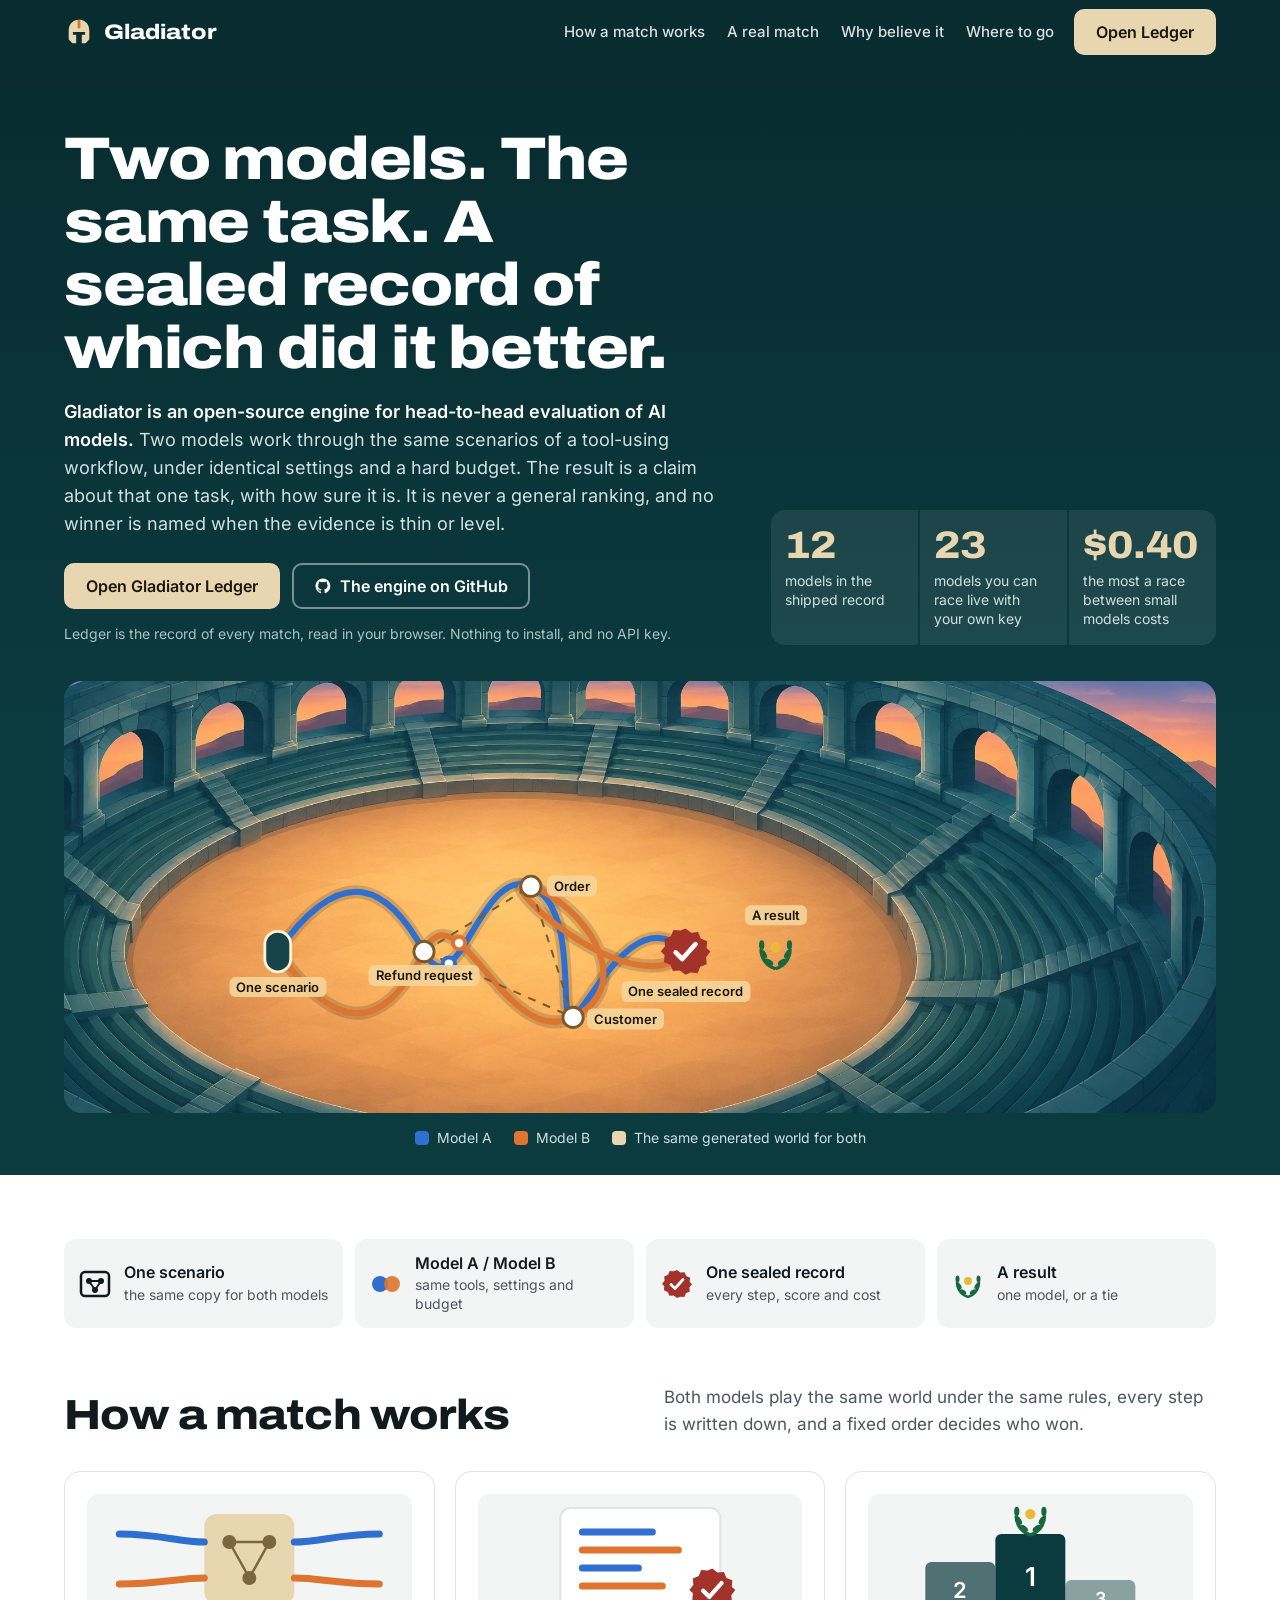
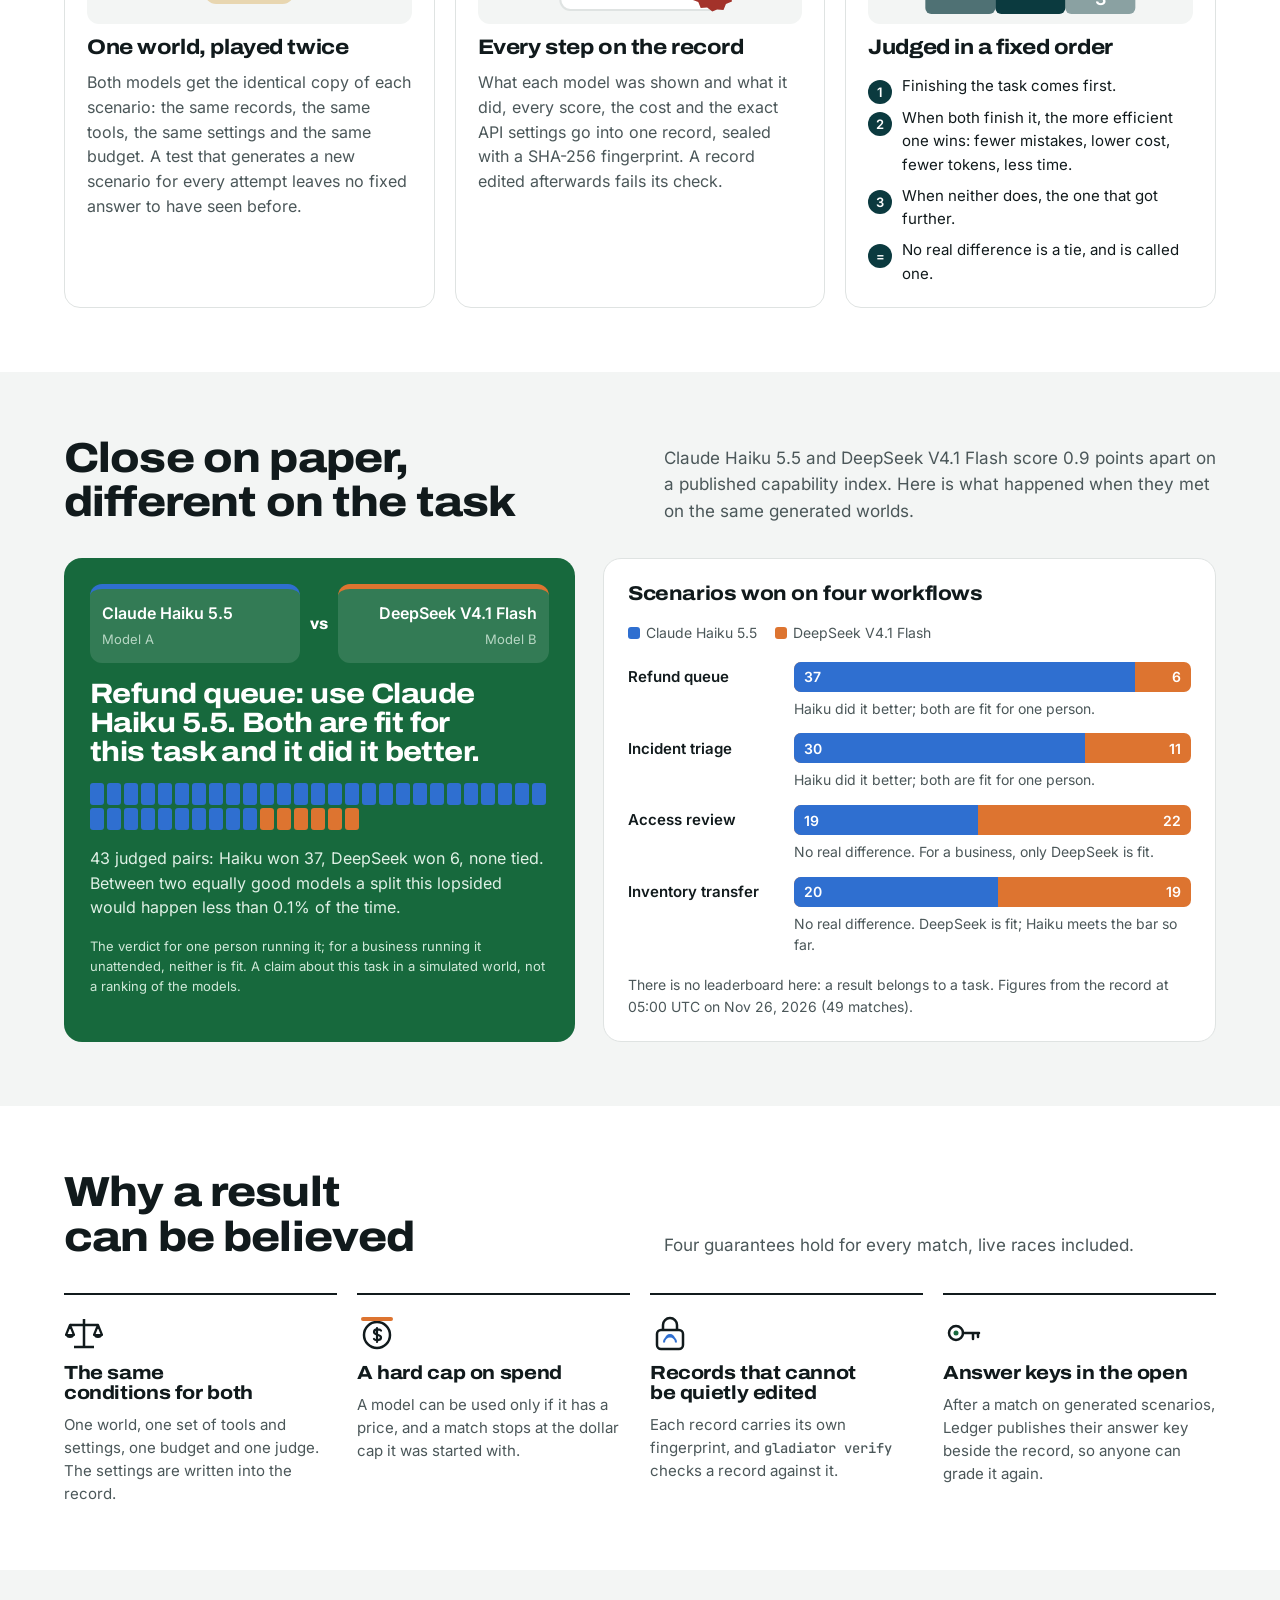
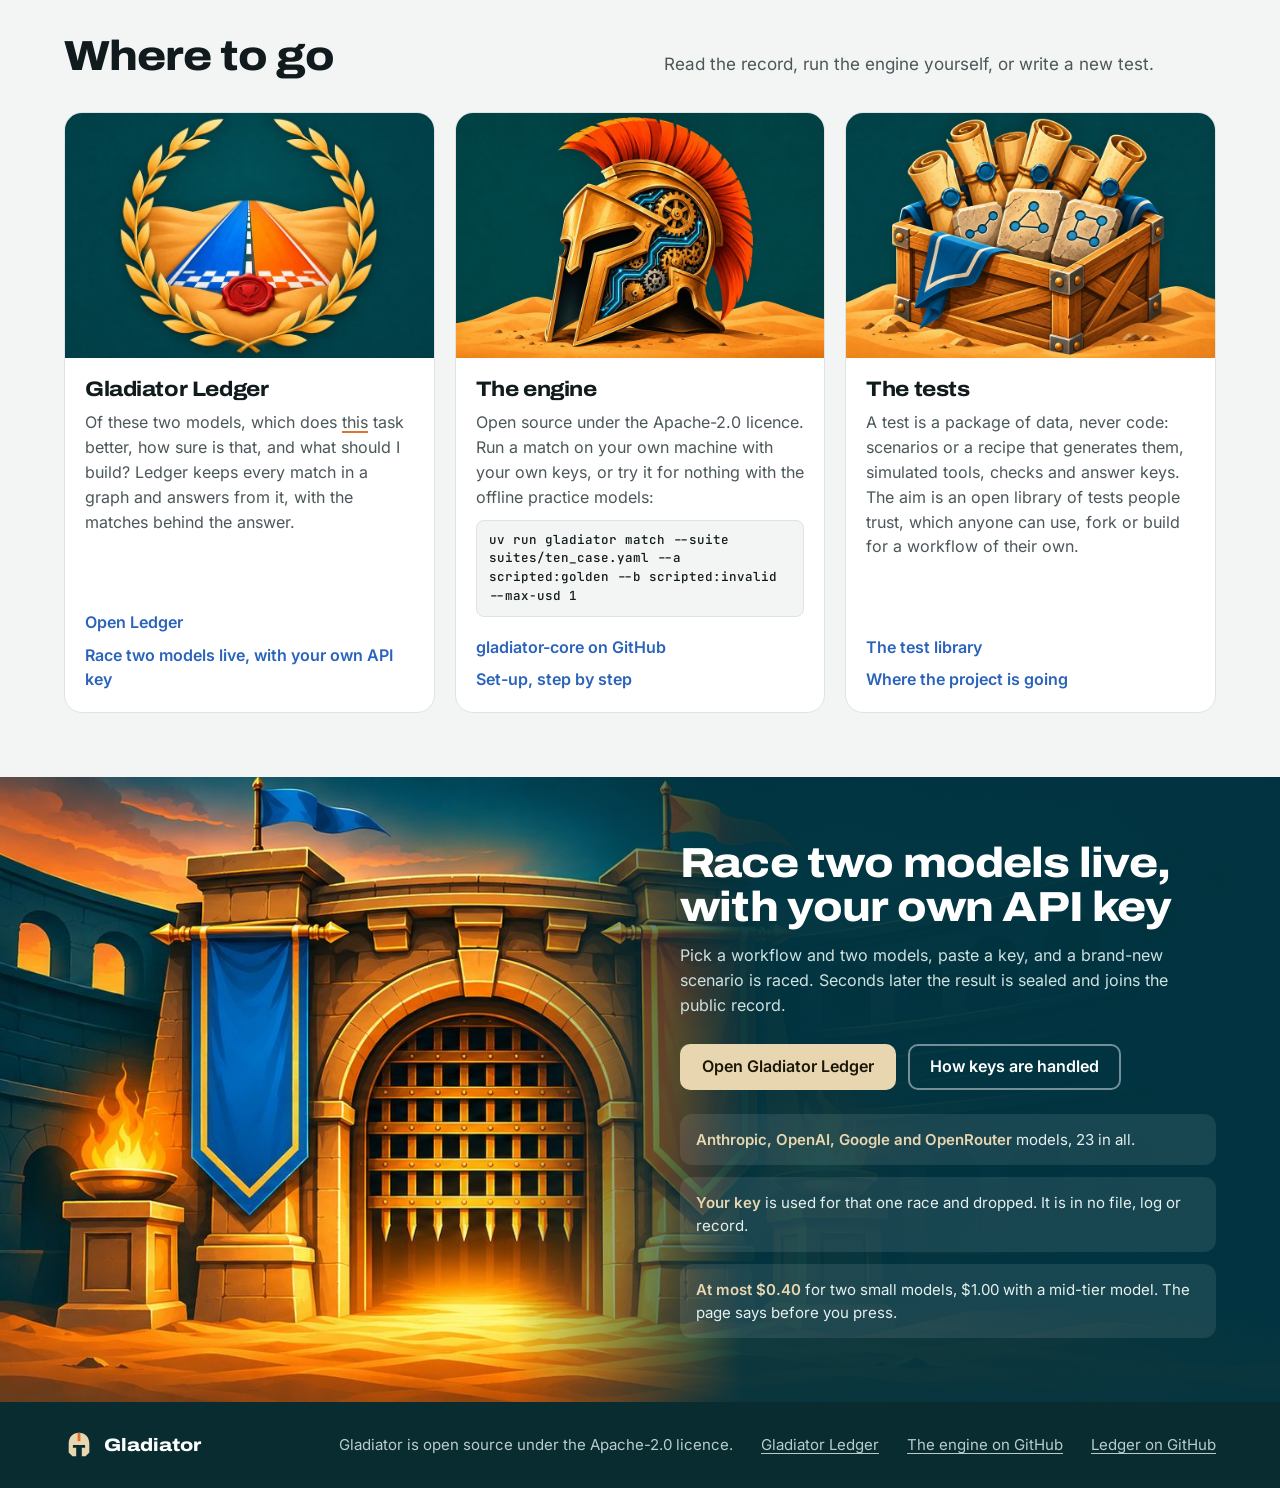
<file: website/index.html>
<!doctype html>
<html lang="en">
<head>
<meta charset="utf-8">
<meta name="viewport" content="width=device-width, initial-scale=1">
<title>Gladiator: which of two AI models does this task better?</title>
<meta name="description" content="Gladiator is an open-source engine for head-to-head evaluation of AI models: two models, the same scenarios, identical settings, and a sealed record of which did the task better.">
<link rel="canonical" href="https://gladiatorbench.com/">
<meta property="og:type" content="website">
<meta property="og:url" content="https://gladiatorbench.com/">
<meta property="og:title" content="Gladiator: which of two AI models does this task better?">
<meta property="og:description" content="Two models, the same scenarios, identical settings, and a sealed record of which did the task better.">
<meta name="theme-color" content="#082c30">
<link rel="icon" href="data:image/svg+xml,%3Csvg xmlns='http://www.w3.org/2000/svg' viewBox='0 0 32 32'%3E%3Crect width='32' height='32' rx='7' fill='%230d5c63'/%3E%3Crect x='7' y='8' width='7' height='16' rx='2' fill='%23ffffff'/%3E%3Crect x='18' y='8' width='7' height='16' rx='2' fill='%23f0c170'/%3E%3C/svg%3E">
<link rel="preload" href="fonts/archivo-latin.woff2" as="font" type="font/woff2" crossorigin>
<link rel="preload" href="fonts/inter-latin.woff2" as="font" type="font/woff2" crossorigin>
<link rel="stylesheet" href="styles.css">
</head>
<body>
<!-- Drawings used more than once on the page. Nothing here is loaded from anywhere else. -->
<svg class="sprite" width="0" height="0" aria-hidden="true">
  <symbol id="helm" viewBox="0 0 32 32"><path d="M16 3c-6.5 0-11 4.8-11 11.5V24l4 4h4v-9H9.5v-3h13v3H19v9h4l4-4v-9.5C27 7.8 22.5 3 16 3z" fill="#e8d6b0"/><path d="M16 3v9" stroke="#dd7430" stroke-width="3"/></symbol>
  <symbol id="i-scen" viewBox="0 0 34 34"><rect x="3" y="5" width="28" height="24" rx="4" fill="none" stroke="currentColor" stroke-width="2.5"/><circle cx="11" cy="14" r="3" fill="currentColor"/><circle cx="23" cy="14" r="3" fill="currentColor"/><circle cx="17" cy="23" r="3" fill="currentColor"/><path d="M11 14h12M11 14l6 9M23 14l-6 9" stroke="currentColor" stroke-width="1.8"/></symbol>
  <symbol id="i-two" viewBox="0 0 34 34"><circle cx="11" cy="17" r="8" fill="#2f6fd0"/><circle cx="23" cy="17" r="8" fill="#dd7430" opacity=".9"/></symbol>
  <symbol id="i-seal" viewBox="0 0 34 34"><path d="M17 3l3.4 2.6 4.2-.4 1.6 3.9 3.9 1.6-.4 4.2L32 17l-2.6 3.4.4 4.2-3.9 1.6-1.6 3.9-4.2-.4L17 31l-3.4-2.6-4.2.4-1.6-3.9-3.9-1.6.4-4.2L2 17l2.6-3.4-.4-4.2 3.9-1.6 1.6-3.9 4.2.4z" fill="#a3322a"/><path d="M11 17.5l4 4 8-9" fill="none" stroke="#fff" stroke-width="2.8" stroke-linecap="round" stroke-linejoin="round"/></symbol>
  <symbol id="i-laurel" viewBox="0 0 34 34"><path d="M17 30c-7-2-11-8-11-15M17 30c7-2 11-8 11-15" fill="none" stroke="#17693d" stroke-width="2.5"/><g fill="#17693d"><ellipse cx="6.5" cy="12" rx="2" ry="3.6"/><ellipse cx="8" cy="19" rx="2" ry="3.6" transform="rotate(-30 8 19)"/><ellipse cx="12" cy="25" rx="2" ry="3.6" transform="rotate(-55 12 25)"/><ellipse cx="27.5" cy="12" rx="2" ry="3.6"/><ellipse cx="26" cy="19" rx="2" ry="3.6" transform="rotate(30 26 19)"/><ellipse cx="22" cy="25" rx="2" ry="3.6" transform="rotate(55 22 25)"/></g><circle cx="17" cy="14" r="4" fill="#e8b93a"/></symbol>
  <symbol id="i-gh" viewBox="0 0 24 24"><path fill="currentColor" d="M12 2a10 10 0 00-3.2 19.5c.5.1.7-.2.7-.5v-1.7c-2.8.6-3.4-1.3-3.4-1.3-.5-1.2-1.1-1.5-1.1-1.5-.9-.6.1-.6.1-.6 1 .1 1.5 1 1.5 1 .9 1.5 2.3 1.1 2.9.8.1-.6.3-1.1.6-1.3-2.2-.3-4.6-1.1-4.6-5 0-1.1.4-2 1-2.7-.1-.3-.4-1.3.1-2.7 0 0 .8-.3 2.7 1a9.4 9.4 0 015 0c1.9-1.3 2.7-1 2.7-1 .5 1.4.2 2.4.1 2.7.6.7 1 1.6 1 2.7 0 3.9-2.4 4.7-4.6 5 .4.3.7.9.7 1.9V21c0 .3.2.6.7.5A10 10 0 0012 2z"/></symbol>
  <symbol id="i-scale" viewBox="0 0 40 40"><path d="M20 6v28M10 34h20M6 12h28" stroke="currentColor" stroke-width="2.5" fill="none"/><path d="M6 12l-4 10h8zM34 12l-4 10h8z" fill="none" stroke="currentColor" stroke-width="2.2" stroke-linejoin="round"/><path d="M2 22a4 3 0 008 0M30 22a4 3 0 008 0" fill="currentColor"/></symbol>
  <symbol id="i-cap" viewBox="0 0 40 40"><circle cx="20" cy="22" r="13" fill="none" stroke="currentColor" stroke-width="2.5"/><path d="M20 15v14M24 17.5c-1-1.5-7-2-7 1.5s7 2 7 5.5-6 3-7 1.5" fill="none" stroke="currentColor" stroke-width="2.2" stroke-linecap="round"/><path d="M6 6h28" stroke="#dd7430" stroke-width="4" stroke-linecap="round"/></symbol>
  <symbol id="i-lock" viewBox="0 0 40 40"><rect x="7" y="17" width="26" height="19" rx="4" fill="none" stroke="currentColor" stroke-width="2.5"/><path d="M13 17v-5a7 7 0 0114 0v5" fill="none" stroke="currentColor" stroke-width="2.5"/><path d="M16 26a4 4 0 018 0M14 29.5a6 6 0 0112 0" fill="none" stroke="#2f6fd0" stroke-width="2"/></symbol>
  <symbol id="i-key" viewBox="0 0 40 40"><circle cx="13" cy="20" r="7" fill="none" stroke="currentColor" stroke-width="2.5"/><path d="M20 20h16M30 20v6M35 20v4" stroke="currentColor" stroke-width="2.5" fill="none" stroke-linecap="round"/><circle cx="13" cy="20" r="2.5" fill="#17693d"/></symbol>
</svg>

<nav class="nav" aria-label="Main">
  <div class="wrap">
    <a class="brand" href="#top"><svg aria-hidden="true"><use href="#helm"/></svg>Gladiator</a>
    <div class="navlinks">
      <a href="#how">How a match works</a>
      <a href="#match">A real match</a>
      <a href="#trust">Why believe it</a>
      <a href="#where">Where to go</a>
    </div>
    <a class="btn pri" href="https://ledger.gladiatorbench.com/">Open Ledger</a>
  </div>
</nav>

<header class="band hero" id="top">
  <div class="wrap">
    <div class="top">
      <div>
        <h1>Two models. The same task. A sealed record of which did it better.</h1>
        <p class="lede"><b>Gladiator is an open-source engine for head-to-head evaluation of AI models.</b> Two
          models work through the same scenarios of a tool-using workflow, under identical settings and a hard
          budget. The result is a claim about that one task, with how sure it is. It is never a general ranking,
          and no winner is named when the evidence is thin or level.</p>
        <div class="cta">
          <a class="btn pri" href="https://ledger.gladiatorbench.com/">Open Gladiator Ledger</a>
          <a class="btn sec" href="https://github.com/Loothore907/gladiator-core"><svg aria-hidden="true"><use href="#i-gh"/></svg>The engine on GitHub</a>
        </div>
        <p class="note">Ledger is the record of every match, read in your browser. Nothing to install, and no API key.</p>
      </div>
      <dl class="figs" aria-label="The record in figures">
        <div><dt>12</dt><dd>models in the shipped record</dd></div>
        <div><dt>23</dt><dd>models you can race live with your own key</dd></div>
        <div><dt>$0.40</dt><dd>the most a race between small models costs</dd></div>
      </dl>
    </div>

    <!-- The arena: the picture, with the two routes drawn over it in the picture's own coordinates (2048 x 768).
         On a phone the frame is cropped to the middle of the floor (x 270-1360, y 190-768), and the drawing and the
         labels switch to the copy made for that crop. -->
    <figure class="arena" role="img" aria-label="Two models, blue and orange, walk the same scenario world, a refund request, its order and its customer, and meet at one sealed record and a result.">
      <img class="floor" src="img/hero-arena.jpg" width="2048" height="768" alt="" fetchpriority="high">
      <svg class="routes wide" viewBox="0 0 2048 768" aria-hidden="true">
        <g fill="none" stroke-linecap="round">
          <path class="shadow" d="M380 481C500 311 580 371 640 481S740 325 830 365S875 618 905 598S1015 391 1105 481"/>
          <path class="shadow" d="M380 481C500 651 580 601 640 481S785 658 905 598S920 395 830 365S1015 586 1105 481"/>
          <path class="ra" d="M380 481C500 311 580 371 640 481S740 325 830 365S875 618 905 598S1015 391 1105 481"/>
          <path class="rb" d="M380 481C500 651 580 601 640 481S785 658 905 598S920 395 830 365S1015 586 1105 481"/>
        </g>
        <path class="link" d="M640 481L830 365L905 598Z" stroke-dasharray="8 8"/>
        <g class="node"><circle cx="640" cy="481" r="18"/><circle cx="830" cy="365" r="18"/><circle cx="905" cy="598" r="18"/></g>
        <rect class="gate" x="357" y="445" width="46" height="72" rx="23"/>
        <use href="#i-seal" x="1055" y="431" width="100" height="100"/>
        <use href="#i-laurel" x="1225" y="441" width="80" height="80"/>
        <circle class="tok ta" r="11"><animateMotion dur="5s" repeatCount="indefinite" path="M380 481C500 311 580 371 640 481S740 325 830 365S875 618 905 598S1015 391 1105 481"/></circle>
        <circle class="tok tb" r="11"><animateMotion dur="5.6s" repeatCount="indefinite" path="M380 481C500 651 580 601 640 481S785 658 905 598S920 395 830 365S1015 586 1105 481"/></circle>
      </svg>
      <svg class="routes narrow" viewBox="270 190 1090 578" aria-hidden="true">
        <g fill="none" stroke-linecap="round">
          <path class="shadow" d="M380 481C500 311 580 371 640 481S740 325 830 365S875 618 905 598S1015 391 1105 481"/>
          <path class="shadow" d="M380 481C500 651 580 601 640 481S785 658 905 598S920 395 830 365S1015 586 1105 481"/>
          <path class="ra" d="M380 481C500 311 580 371 640 481S740 325 830 365S875 618 905 598S1015 391 1105 481"/>
          <path class="rb" d="M380 481C500 651 580 601 640 481S785 658 905 598S920 395 830 365S1015 586 1105 481"/>
        </g>
        <path class="link" d="M640 481L830 365L905 598Z" stroke-dasharray="12 12"/>
        <g class="node"><circle cx="640" cy="481" r="24"/><circle cx="830" cy="365" r="24"/><circle cx="905" cy="598" r="24"/></g>
        <rect class="gate" x="338" y="415" width="84" height="132" rx="42"/>
        <use href="#i-seal" x="1015" y="391" width="180" height="180"/>
        <use href="#i-laurel" x="1193" y="409" width="144" height="144"/>
        <circle class="tok ta" r="21"><animateMotion dur="5s" repeatCount="indefinite" path="M380 481C500 311 580 371 640 481S740 325 830 365S875 618 905 598S1015 391 1105 481"/></circle>
        <circle class="tok tb" r="21"><animateMotion dur="5.6s" repeatCount="indefinite" path="M380 481C500 651 580 601 640 481S785 658 905 598S920 395 830 365S1015 586 1105 481"/></circle>
      </svg>
      <span class="tag wide world" style="--x:31.25%;--y:65.8%">Refund request</span>
      <span class="tag wide world side" style="--x:41.9%;--y:47.5%">Order</span>
      <span class="tag wide world side" style="--x:45.4%;--y:78.2%">Customer</span>
      <span class="tag wide" style="--x:18.55%;--y:68.4%">One scenario</span>
      <span class="tag wide" style="--x:53.96%;--y:69.4%">One sealed record</span>
      <span class="tag wide above" style="--x:61.77%;--y:56.6%">A result</span>
      <span class="tag narrow" style="--x:12%;--y:66%">Scenario</span>
      <span class="tag narrow" style="--x:76.6%;--y:70.5%">Sealed</span>
    </figure>
    <p class="legend"><span><i class="ka"></i>Model A</span><span><i class="kb"></i>Model B</span><span><i class="ks"></i>The same generated world for both</span></p>
  </div>
</header>

<main>
  <section class="band" id="how" aria-labelledby="h-how">
    <div class="wrap">
      <ol class="flow" aria-label="A match, from one scenario to a result">
        <li><svg class="ink" aria-hidden="true"><use href="#i-scen"/></svg><span><b>One scenario</b>the same copy for both models</span></li>
        <li><svg aria-hidden="true"><use href="#i-two"/></svg><span><b>Model A / Model B</b>same tools, settings and budget</span></li>
        <li><svg aria-hidden="true"><use href="#i-seal"/></svg><span><b>One sealed record</b>every step, score and cost</span></li>
        <li><svg aria-hidden="true"><use href="#i-laurel"/></svg><span><b>A result</b>one model, or a tie</span></li>
      </ol>
      <div class="head">
        <h2 id="h-how">How a match works</h2>
        <p>Both models play the same world under the same rules, every step is written down, and a fixed order
          decides who won.</p>
      </div>
      <div class="steps">
        <article class="step">
          <div class="pic"><svg viewBox="0 0 300 130" aria-hidden="true"><rect x="105" y="20" width="90" height="90" rx="12" fill="#e8d6b0"/><g fill="#7a6640"><circle cx="130" cy="48" r="7"/><circle cx="170" cy="48" r="7"/><circle cx="150" cy="84" r="7"/></g><path d="M130 48h40M130 48l20 36M170 48l-20 36" stroke="#7a6640" stroke-width="2.5"/><g fill="none" stroke-width="7" stroke-linecap="round"><path d="M20 40C60 40 80 48 105 48" stroke="#2f6fd0"/><path d="M20 90C60 90 80 84 105 84" stroke="#dd7430"/><path d="M195 48C220 48 240 40 280 40" stroke="#2f6fd0"/><path d="M195 84C220 84 240 90 280 90" stroke="#dd7430"/></g></svg></div>
          <h3>One world, played twice</h3>
          <p>Both models get the identical copy of each scenario: the same records, the same tools, the same
            settings and the same budget. A test that generates a new scenario for every attempt leaves no fixed
            answer to have seen before.</p>
        </article>
        <article class="step">
          <div class="pic"><svg viewBox="0 0 300 130" aria-hidden="true"><rect class="sheet" x="70" y="14" width="160" height="102" rx="10" stroke-width="2"/><g stroke-width="7" stroke-linecap="round"><path d="M92 38h70" stroke="#2f6fd0"/><path d="M92 56h96" stroke="#dd7430"/><path d="M92 74h56" stroke="#2f6fd0"/><path d="M92 92h80" stroke="#dd7430"/></g><use href="#i-seal" x="196" y="70" width="52" height="52"/></svg></div>
          <h3>Every step on the record</h3>
          <p>What each model was shown and what it did, every score, the cost and the exact API settings go into
            one record, sealed with a SHA-256 fingerprint. A record edited afterwards fails its check.</p>
        </article>
        <article class="step">
          <div class="pic"><svg viewBox="0 0 300 130" aria-hidden="true"><g fill="#0b3a3f"><rect x="115" y="40" width="70" height="80" rx="6"/><rect x="45" y="68" width="70" height="52" rx="6" opacity=".7"/><rect x="185" y="86" width="70" height="34" rx="6" opacity=".45"/></g><use href="#i-laurel" x="128" y="2" width="44" height="44"/><g fill="#fff" font-weight="800" text-anchor="middle"><text x="150" y="92" font-size="26">1</text><text x="80" y="104" font-size="22">2</text><text x="220" y="111" font-size="18">3</text></g></svg></div>
          <h3>Judged in a fixed order</h3>
          <ol class="order">
            <li><b>1</b>Finishing the task comes first.</li>
            <li><b>2</b>When both finish it, the more efficient one wins: fewer mistakes, lower cost, fewer tokens, less time.</li>
            <li><b>3</b>When neither does, the one that got further.</li>
            <li><b>=</b>No real difference is a tie, and is called one.</li>
          </ol>
        </article>
      </div>
    </div>
  </section>

  <section class="band panel" id="match" aria-labelledby="h-match">
    <div class="wrap">
      <div class="head">
        <h2 id="h-match">Close on paper, different on the task</h2>
        <p>Claude Haiku 5.5 and DeepSeek V4.1 Flash score 0.9 points apart on a published capability index. Here
          is what happened when they met on the same generated worlds.</p>
      </div>
      <div class="duo">
        <div class="verdict">
          <div class="vs">
            <div class="va"><b>Claude Haiku 5.5</b><small>Model A</small></div>
            <span>vs</span>
            <div class="vb"><b>DeepSeek V4.1 Flash</b><small>Model B</small></div>
          </div>
          <h3>Refund queue: use Claude Haiku 5.5. Both are fit for this task and it did it better.</h3>
          <div class="cells" role="img" aria-label="43 judged pairs: Haiku won 37, DeepSeek won 6"><i></i><i></i><i></i><i></i><i></i><i></i><i></i><i></i><i></i><i></i><i></i><i></i><i></i><i></i><i></i><i></i><i></i><i></i><i></i><i></i><i></i><i></i><i></i><i></i><i></i><i></i><i></i><i></i><i></i><i></i><i></i><i></i><i></i><i></i><i></i><i></i><i></i><i class="b"></i><i class="b"></i><i class="b"></i><i class="b"></i><i class="b"></i><i class="b"></i></div>
          <p>43 judged pairs: Haiku won 37, DeepSeek won 6, none tied. Between two equally good models a split
            this lopsided would happen less than 0.1% of the time.</p>
          <small>The verdict for one person running it; for a business running it unattended, neither is fit. A
            claim about this task in a simulated world, not a ranking of the models.</small>
        </div>
        <div class="tally">
          <h3>Scenarios won on four workflows</h3>
          <p class="key"><span><i class="ka"></i>Claude Haiku 5.5</span><span><i class="kb"></i>DeepSeek V4.1 Flash</span></p>
          <div class="rows">
            <div class="row"><span class="name">Refund queue</span><div class="bar" role="img" aria-label="Refund queue: Haiku 37, DeepSeek 6"><span style="width:86%">37</span><span>6</span></div><span class="say">Haiku did it better; both are fit for one person.</span></div>
            <div class="row"><span class="name">Incident triage</span><div class="bar" role="img" aria-label="Incident triage: Haiku 30, DeepSeek 11"><span style="width:73.2%">30</span><span>11</span></div><span class="say">Haiku did it better; both are fit for one person.</span></div>
            <div class="row"><span class="name">Access review</span><div class="bar" role="img" aria-label="Access review: Haiku 19, DeepSeek 22"><span style="width:46.3%">19</span><span>22</span></div><span class="say">No real difference. For a business, only DeepSeek is fit.</span></div>
            <div class="row"><span class="name">Inventory transfer</span><div class="bar" role="img" aria-label="Inventory transfer: Haiku 20, DeepSeek 19"><span style="width:51.3%">20</span><span>19</span></div><span class="say">No real difference. DeepSeek is fit; Haiku meets the bar so far.</span></div>
          </div>
          <p class="note">There is no leaderboard here: a result belongs to a task. Figures from the record at
            05:00 UTC on Nov 26, 2026 (49 matches).</p>
        </div>
      </div>
    </div>
  </section>

  <section class="band" id="trust" aria-labelledby="h-trust">
    <div class="wrap">
      <div class="head">
        <h2 id="h-trust">Why a result can be believed</h2>
        <p>Four guarantees hold for every match, live races included.</p>
      </div>
      <div class="pillars">
        <div><svg aria-hidden="true"><use href="#i-scale"/></svg><h3>The same conditions for both</h3><p>One world, one set of tools and settings, one budget and one judge. The settings are written into the record.</p></div>
        <div><svg aria-hidden="true"><use href="#i-cap"/></svg><h3>A hard cap on spend</h3><p>A model can be used only if it has a price, and a match stops at the dollar cap it was started with.</p></div>
        <div><svg aria-hidden="true"><use href="#i-lock"/></svg><h3>Records that cannot be quietly edited</h3><p>Each record carries its own fingerprint, and <code>gladiator verify</code> checks a record against it.</p></div>
        <div><svg aria-hidden="true"><use href="#i-key"/></svg><h3>Answer keys in the open</h3><p>After a match on generated scenarios, Ledger publishes their answer key beside the record, so anyone can grade it again.</p></div>
      </div>
    </div>
  </section>

  <section class="band panel" id="where" aria-labelledby="h-where">
    <div class="wrap">
      <div class="head">
        <h2 id="h-where">Where to go</h2>
        <p>Read the record, run the engine yourself, or write a new test.</p>
      </div>
      <div class="cards">
        <article class="card">
          <div class="art"><img src="img/ledger-seal.jpg" width="900" height="510" alt="A laurel wreath around a blue lane and an orange lane that end at a red wax seal" loading="lazy"></div>
          <div class="body">
            <h3>Gladiator Ledger</h3>
            <p>Of these two models, which does <em>this</em> task better, how sure is that, and what should I
              build? Ledger keeps every match in a graph and answers from it, with the matches behind the answer.</p>
            <ul>
              <li><a href="https://ledger.gladiatorbench.com/">Open Ledger</a></li>
              <li><a href="https://github.com/Loothore907/gladiator-ledger#race-two-models-live-with-your-own-api-key">Race two models live, with your own API key</a></li>
            </ul>
          </div>
        </article>
        <article class="card">
          <div class="art"><img src="img/engine-helmet.jpg" width="900" height="600" alt="A gladiator helmet cut open to show gears and circuits inside" loading="lazy"></div>
          <div class="body">
            <h3>The engine</h3>
            <p>Open source under the Apache-2.0 licence. Run a match on your own machine with your own keys, or try
              it for nothing with the offline practice models:</p>
            <pre><code>uv run gladiator match --suite suites/ten_case.yaml --a scripted:golden --b scripted:invalid --max-usd 1</code></pre>
            <ul>
              <li><a href="https://github.com/Loothore907/gladiator-core">gladiator-core on GitHub</a></li>
              <li><a href="https://github.com/Loothore907/gladiator-core/blob/main/docs/DEVELOPMENT.md">Set-up, step by step</a></li>
            </ul>
          </div>
        </article>
        <article class="card">
          <div class="art"><img src="img/tests-crate.jpg" width="900" height="600" alt="A crate of sealed scrolls and stone tablets marked with linked dots" loading="lazy"></div>
          <div class="body">
            <h3>The tests</h3>
            <p>A test is a package of data, never code: scenarios or a recipe that generates them, simulated tools,
              checks and answer keys. The aim is an open library of tests people trust, which anyone can use, fork
              or build for a workflow of their own.</p>
            <ul>
              <li><a href="https://github.com/Loothore907/gladiator-core/tree/main/challenges">The test library</a></li>
              <li><a href="https://github.com/Loothore907/gladiator-core/blob/main/docs/PRODUCT.md">Where the project is going</a></li>
            </ul>
          </div>
        </article>
      </div>
    </div>
  </section>

  <section class="band close" aria-labelledby="h-close">
    <img class="bg" src="img/closing-gate.jpg" width="2172" height="724" alt="" loading="lazy">
    <div class="shade"></div>
    <div class="wrap">
      <div class="copy">
        <div>
          <h2 id="h-close">Race two models live, with your own API key</h2>
          <p>Pick a workflow and two models, paste a key, and a brand-new scenario is raced. Seconds later the
            result is sealed and joins the public record.</p>
          <div class="cta">
            <a class="btn pri" href="https://ledger.gladiatorbench.com/">Open Gladiator Ledger</a>
            <a class="btn sec" href="https://github.com/Loothore907/gladiator-ledger#race-two-models-live-with-your-own-api-key">How keys are handled</a>
          </div>
        </div>
        <ul>
          <li><b>Anthropic, OpenAI, Google and OpenRouter</b> models, 23 in all.</li>
          <li><b>Your key</b> is used for that one race and dropped. It is in no file, log or record.</li>
          <li><b>At most $0.40</b> for two small models, $1.00 with a mid-tier model. The page says before you press.</li>
        </ul>
      </div>
    </div>
  </section>
</main>

<footer class="band foot">
  <div class="wrap">
    <a class="brand" href="#top"><svg aria-hidden="true"><use href="#helm"/></svg>Gladiator</a>
    <span>Gladiator is open source under the Apache-2.0 licence.</span>
    <a href="https://ledger.gladiatorbench.com/">Gladiator Ledger</a>
    <a href="https://github.com/Loothore907/gladiator-core">The engine on GitHub</a>
    <a href="https://github.com/Loothore907/gladiator-ledger">Ledger on GitHub</a>
  </div>
</footer>
</body>
</html>
</file>
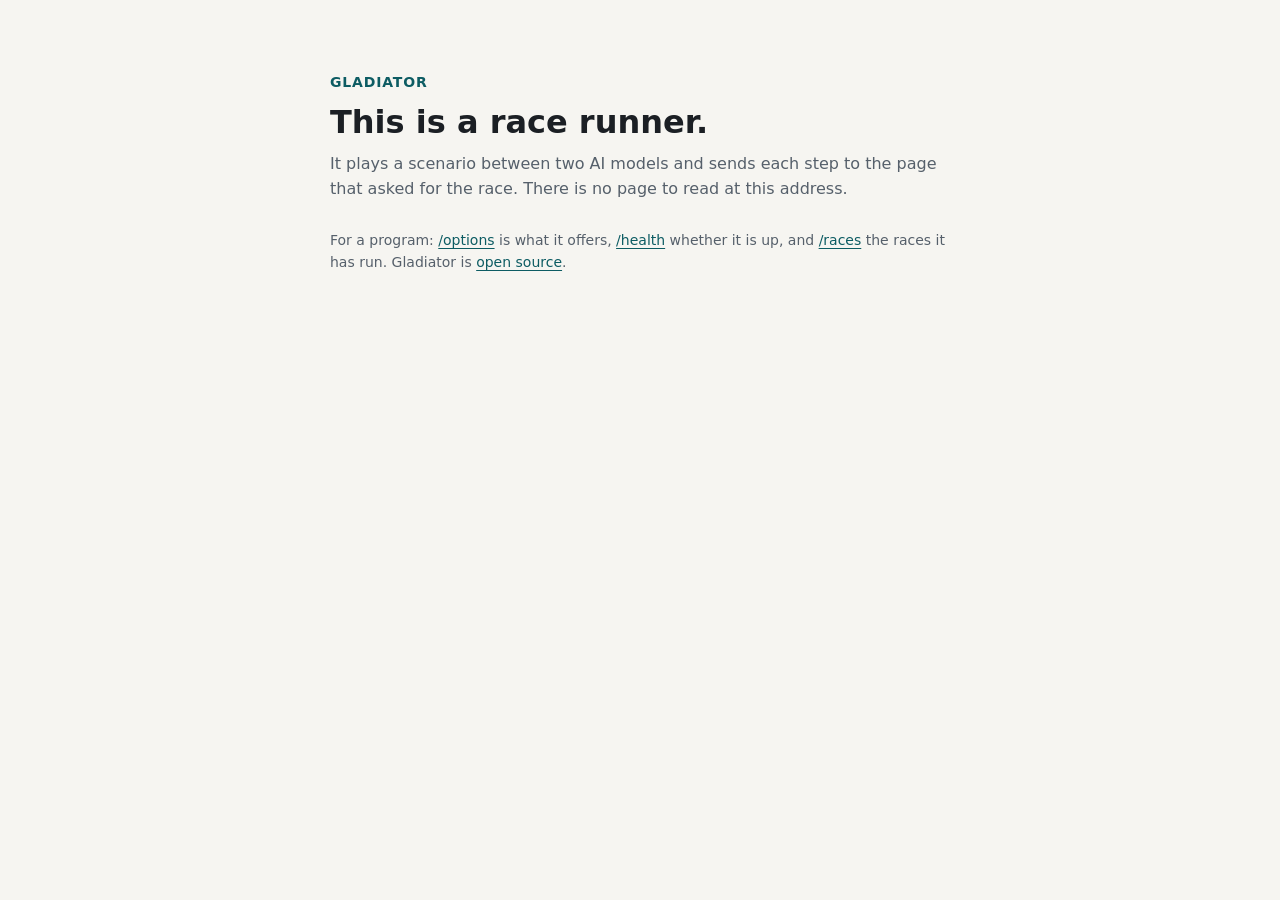
<file: engine/pages/front.html>
<!doctype html>
<html lang="en">
<head>
<meta charset="utf-8">
<meta name="viewport" content="width=device-width, initial-scale=1">
<title>Gladiator race runner</title>
<meta name="robots" content="noindex">
<!-- Served at the runner's own address ("/"). No script, nothing loaded: the style is its own. -->
<style>
  :root { color-scheme: light dark; --bg: #f6f5f1; --ink: #1b1f24; --muted: #56606b; --accent: #0d5c63; }
  @media (prefers-color-scheme: dark) {
    :root { --bg: #131619; --ink: #e8eaed; --muted: #a3acb6; --accent: #72c8cc; }
  }
  body {
    margin: 0; background: var(--bg); color: var(--ink);
    font: 16px/1.55 system-ui, -apple-system, "Segoe UI", Roboto, Arial, sans-serif;
  }
  main { max-width: 620px; margin: 0 auto; padding: 72px 16px; }
  .brand {
    margin: 0 0 10px; font-size: 14px; font-weight: 600; letter-spacing: 0.06em; text-transform: uppercase;
    color: var(--accent);
  }
  h1 { margin: 0 0 12px; font-size: 32px; line-height: 1.15; }
  p { margin: 0 0 12px; color: var(--muted); overflow-wrap: anywhere; }
  p.go { color: var(--ink); font-size: 17.5px; }
  a { color: var(--accent); font-weight: 600; text-underline-offset: 3px; }
  p.small { margin-top: 28px; font-size: 14px; }
  p.small a { font-weight: 500; }
</style>
</head>
<body>
<main>
  <p class="brand">Gladiator</p>
  <h1>This is a race runner.</h1>
  <p>It plays a scenario between two AI models and sends each step to the page that asked for the race. There is
    no page to read at this address.</p>
  <!-- where -->
  <p class="small">For a program: <a href="/options">/options</a> is what it offers, <a href="/health">/health</a>
    whether it is up, and <a href="/races">/races</a> the races it has run.
    Gladiator is <a href="https://github.com/Loothore907/gladiator-core">open source</a>.</p>
</main>
</body>
</html>
</file>
<file: website/styles.css>
/* The home page at gladiatorbench.com. One static page: no script, nothing loaded from anywhere else (the fonts and
   pictures are in this folder). The arena look: a deep teal field, a sand floor, blue for model A, orange for
   model B, green for a verdict. The teal and the two sides are the Gladiator Ledger page's, so the two read as one
   place. Fonts: Archivo (display), Inter (text), JetBrains Mono (commands), all SIL Open Font License 1.1, latin
   subsets; their licences are in fonts/. */
@font-face {
  font-family: "Archivo"; font-style: normal; font-weight: 500 900; font-stretch: 100% 125%; font-display: swap;
  src: url("fonts/archivo-latin.woff2") format("woff2");
}
@font-face {
  font-family: "Inter"; font-style: normal; font-weight: 400 600; font-display: swap;
  src: url("fonts/inter-latin.woff2") format("woff2");
}
@font-face {
  font-family: "JetBrains Mono"; font-style: normal; font-weight: 500; font-display: swap;
  src: url("fonts/jetbrainsmono-latin.woff2") format("woff2");
}

:root {
  color-scheme: light dark;
  --bg: #ffffff;
  --ink: #111a1c;
  --muted: #4b5759;
  --line: #dfe3e2;
  --panel: #f3f5f4;
  --link: #2a63bb;
  --arena: #0b3a3f;
  --arena2: #082c30;
  --sand: #e8d6b0;
  --a: #2f6fd0;
  --b: #dd7430;
  --win: #17693d;
  --focus: #1a6fd6;
  --display: "Archivo", "Arial Narrow", system-ui, sans-serif;
  --sans: "Inter", system-ui, -apple-system, "Segoe UI", Roboto, Arial, sans-serif;
  --mono: "JetBrains Mono", ui-monospace, SFMono-Regular, Menlo, Consolas, monospace;
  --pad: max(5vw, 16px);
}
@media (prefers-color-scheme: dark) {
  :root {
    --bg: #0d1415;
    --ink: #e9eeee;
    --muted: #a4b0b2;
    --line: #263133;
    --panel: #141d1f;
    --link: #8db8f2;
    --focus: #8fd3ff;
  }
}

* { box-sizing: border-box; min-width: 0; }
html { -webkit-text-size-adjust: 100%; scroll-padding-top: 16px; }
body { margin: 0; background: var(--bg); color: var(--ink); font: 16px/1.55 var(--sans); overflow-x: clip; overflow-wrap: break-word; }
a { color: inherit; text-underline-offset: 3px; }
a:focus-visible { outline: 3px solid var(--focus); outline-offset: 3px; border-radius: 6px; }
h1, h2, h3 { margin: 0; font-family: var(--display); font-stretch: 112%; letter-spacing: -0.02em; line-height: 1.05; text-wrap: balance; }
h1 { font-size: clamp(34px, 5.2vw, 60px); font-weight: 850; }
h2 { font-size: clamp(28px, 3.6vw, 42px); font-weight: 800; }
h3 { font-size: 21px; font-weight: 750; }
p { margin: 0; }
code { font: 500 0.92em var(--mono); overflow-wrap: anywhere; }
.sprite { position: absolute; width: 0; height: 0; overflow: hidden; }

.wrap { max-width: 1240px; margin: 0 auto; }
.band { padding-block: clamp(36px, 5vw, 80px); padding-inline: var(--pad); }
.panel { background: var(--panel); }
.head { display: grid; grid-template-columns: minmax(0, 1fr) minmax(0, 1fr); gap: 16px 48px; align-items: end; margin-bottom: 34px; }
.head p { color: var(--muted); font-size: 17px; }

/* Buttons sit on the dark bands. */
.btn {
  display: inline-flex; align-items: center; gap: 8px; min-height: 46px; padding: 0 20px; border-radius: 10px;
  border: 2px solid transparent; font-weight: 600; text-decoration: none; white-space: nowrap;
}
.btn:focus-visible { outline-color: #8fd3ff; }
.btn.pri { background: var(--sand); color: #1b1608; }
.btn.pri:hover { background: #f3e4c4; }
.btn.sec { border-color: rgba(255, 255, 255, 0.45); color: #fff; }
.btn.sec:hover { background: rgba(255, 255, 255, 0.12); }
.btn svg { width: 18px; height: 18px; }
.cta { display: flex; flex-wrap: wrap; gap: 12px; margin-top: 26px; }

/* The bar along the top */
.nav { background: var(--arena2); color: #fff; padding-inline: var(--pad); }
.nav .wrap { display: flex; flex-wrap: wrap; align-items: center; gap: 20px; min-height: 64px; }
.brand { display: flex; align-items: center; gap: 10px; font: 800 21px var(--display); font-stretch: 118%; text-decoration: none; }
.brand svg { width: 30px; height: 30px; }
.navlinks { display: flex; flex-wrap: wrap; gap: 22px; margin-left: auto; font-size: 15px; font-weight: 500; }
.navlinks a { text-decoration: none; opacity: 0.85; }
.navlinks a:hover { opacity: 1; text-decoration: underline; }
.nav a:focus-visible, .foot a:focus-visible, .close a:focus-visible, .hero a:focus-visible { outline-color: #8fd3ff; }

/* The top of the page and the arena */
.hero { background: linear-gradient(180deg, var(--arena2), var(--arena) 60%); color: #fff; padding-bottom: 0; }
.top { display: grid; grid-template-columns: minmax(0, 1.5fr) minmax(0, 1fr); gap: 40px; align-items: end; }
.lede { margin-top: 18px; max-width: 60ch; font-size: 18px; color: #cfe1e0; }
.lede b { color: #fff; font-weight: 600; }
.hero .note { margin-top: 14px; font-size: 14px; color: #a9c4c3; }
.figs { display: grid; grid-template-columns: repeat(3, minmax(0, 1fr)); gap: 2px; margin: 0; border-radius: 14px; overflow: hidden; }
.figs div { padding: 16px 14px; background: rgba(255, 255, 255, 0.08); }
.figs dt { font: 800 clamp(28px, 3vw, 40px)/1 var(--display); font-stretch: 110%; color: var(--sand); white-space: nowrap; }
.figs dd { margin: 8px 0 0; font-size: 14px; line-height: 1.35; color: #cfe1e0; }

.arena { position: relative; margin: 36px 0 0; aspect-ratio: 2048 / 768; border-radius: 18px; overflow: hidden; background: #174448; }
.arena .floor { position: absolute; left: 0; top: 0; width: 100%; height: 100%; display: block; }
.routes { position: absolute; inset: 0; width: 100%; height: 100%; }
.routes.narrow, .tag.narrow { display: none; }
.routes path { vector-effect: non-scaling-stroke; }
.routes .shadow { stroke: #112233; stroke-opacity: 0.18; stroke-width: 13px; }
.routes .ra { stroke: var(--a); stroke-width: 6px; }
.routes .rb { stroke: var(--b); stroke-width: 6px; }
.routes .link { fill: none; stroke: #7a5a2c; stroke-width: 2px; }
.routes .node circle { fill: #fff; stroke: #7a5a2c; stroke-width: 5; }
.routes .gate { fill: #174448; stroke: #fff3da; stroke-width: 5; }
.routes .tok { fill: #fff; stroke-width: 7; }
.routes .ta { stroke: var(--a); }
.routes .tb { stroke: var(--b); }
.routes.narrow .shadow { stroke-width: 9px; }
.routes.narrow .ra, .routes.narrow .rb { stroke-width: 4px; }
.routes.narrow .node circle { stroke-width: 9; }
.routes.narrow .gate { stroke-width: 9; }
.routes.narrow .tok { stroke-width: 12; }
/* Labels are text on the page, not in the drawing, so they stay readable at every width. Each sits at its point in
   the picture (--x, --y), centred under it, or beside it (.side), or above it (.above). */
.tag {
  position: absolute; left: var(--x); top: var(--y); transform: translateX(-50%);
  padding: 1px 7px; border-radius: 6px; background: rgba(246, 212, 154, 0.92); color: #1b1608;
  font-size: 13px; font-weight: 600; line-height: 1.45; white-space: nowrap;
}
.tag.side { transform: translateY(-50%); }
.tag.above { transform: translate(-50%, -100%); }
.legend { display: flex; flex-wrap: wrap; justify-content: center; gap: 8px 22px; margin: 0; padding: 14px 0 26px; font-size: 14px; color: #cfe1e0; }
.legend i, .key i { display: inline-block; width: 14px; height: 14px; margin-right: 8px; border-radius: 4px; vertical-align: -2px; }
.ka { background: var(--a); }
.kb { background: var(--b); }
.ks { background: var(--sand); }
@media (prefers-reduced-motion: reduce) { .routes .tok { display: none; } }

/* A match in four parts, and the three steps */
.flow { list-style: none; margin: 0 0 56px; padding: 0; display: grid; grid-template-columns: repeat(4, minmax(0, 1fr)); gap: 12px; }
.flow li { display: flex; align-items: center; gap: 12px; padding: 14px; border-radius: 12px; background: var(--panel); }
.flow svg { flex: none; width: 34px; height: 34px; }
.flow .ink { color: var(--ink); }
.flow b { display: block; font-weight: 600; }
.flow span { font-size: 14px; color: var(--muted); line-height: 1.35; }
.flow b { color: var(--ink); font-size: 16px; margin-bottom: 2px; }
.steps { display: grid; grid-template-columns: repeat(3, minmax(0, 1fr)); gap: 20px; }
.step { display: grid; grid-template-rows: auto auto 1fr; gap: 12px; padding: 22px; border: 1px solid var(--line); border-radius: 16px; background: var(--bg); }
.step .pic { height: 130px; border-radius: 12px; background: var(--panel); }
.step .pic svg { display: block; width: 100%; height: 100%; }
.step .sheet { fill: var(--bg); stroke: var(--line); }
.step p { color: var(--muted); }
.order { list-style: none; margin: 4px 0 0; padding: 0; display: flex; flex-direction: column; gap: 8px; font-size: 15px; }
.order li { display: flex; gap: 10px; align-items: baseline; }
.order b { flex: none; display: grid; place-items: center; width: 24px; height: 24px; border-radius: 50%; background: var(--arena); color: #fff; font-size: 13px; transform: translateY(6px); }
@media (prefers-color-scheme: dark) { .order b { background: #2b5a5e; } }

/* A real match */
.duo { display: grid; grid-template-columns: minmax(0, 5fr) minmax(0, 6fr); gap: 28px; align-items: stretch; }
.verdict { display: flex; flex-direction: column; gap: 16px; padding: 26px; border-radius: 18px; background: var(--win); color: #fff; }
.vs { display: grid; grid-template-columns: minmax(0, 1fr) auto minmax(0, 1fr); gap: 10px; align-items: center; }
.vs div { padding: 12px; border-radius: 12px; background: rgba(255, 255, 255, 0.12); border-top: 5px solid var(--a); }
.vs .vb { border-top-color: var(--b); text-align: right; }
.vs b { display: block; font-size: 16px; }
.vs small { font-size: 13px; opacity: 0.85; }
.vs span { font: 800 16px var(--display); }
.verdict h3 { font-size: clamp(22px, 2.4vw, 28px); }
.verdict p { color: #dff0e5; }
.verdict small { font-size: 13px; color: #cfe8d8; }
.cells { display: flex; flex-wrap: wrap; gap: 3px; }
.cells i { width: 14px; height: 22px; border-radius: 3px; background: var(--a); }
.cells i.b { background: var(--b); }
.tally { display: flex; flex-direction: column; gap: 18px; padding: 24px; border: 1px solid var(--line); border-radius: 18px; background: var(--bg); }
.tally h3 { font-size: 20px; }
.key { display: flex; flex-wrap: wrap; gap: 18px; font-size: 14px; color: var(--muted); }
.key i { width: 12px; height: 12px; margin-right: 6px; border-radius: 3px; vertical-align: -1px; }
.rows { display: grid; gap: 14px; }
.row { display: grid; grid-template-columns: 9.5em minmax(0, 1fr); gap: 6px 14px; align-items: center; }
.row .name { font-size: 15px; font-weight: 600; }
.row .bar { display: flex; height: 30px; border-radius: 7px; overflow: hidden; background: var(--b); color: #fff; font: 700 14px var(--sans); }
.row .bar span { display: flex; align-items: center; padding: 0 10px; white-space: nowrap; }
.row .bar span:first-child { background: var(--a); }
.row .bar span + span { flex: 1; justify-content: flex-end; }
.row .say { grid-column: 2; font-size: 14px; color: var(--muted); }
.tally .note { font-size: 14px; color: var(--muted); }

/* Why a result can be believed */
.pillars { display: grid; grid-template-columns: repeat(4, minmax(0, 1fr)); gap: 20px; }
.pillars div { display: flex; flex-direction: column; gap: 10px; padding-top: 18px; border-top: 2px solid var(--ink); }
.pillars svg { width: 40px; height: 40px; }
.pillars h3 { font-size: 19px; }
.pillars p { font-size: 15px; color: var(--muted); }

/* Where to go */
.cards { display: grid; grid-template-columns: repeat(3, minmax(0, 1fr)); gap: 20px; }
.card { display: flex; flex-direction: column; overflow: hidden; border: 1px solid var(--line); border-radius: 18px; background: var(--bg); }
.card .art { aspect-ratio: 3 / 2; background: #00424a; }
.card .art img { display: block; width: 100%; height: 100%; object-fit: cover; }
.card .body { flex: 1; display: flex; flex-direction: column; gap: 10px; padding: 20px; }
.card .body p { color: var(--muted); }
.card em { font-style: normal; text-decoration: underline; text-decoration-color: var(--b); text-decoration-thickness: 2px; text-underline-offset: 3px; }
.card ul { list-style: none; margin: auto 0 0; padding: 8px 0 0; display: flex; flex-direction: column; gap: 8px; }
.card li a { color: var(--link); font-weight: 600; text-decoration: none; }
.card li a:hover { text-decoration: underline; }
pre {
  margin: 0; padding: 10px 12px; border: 1px solid var(--line); border-radius: 8px; background: var(--panel);
  white-space: pre-wrap; overflow-wrap: anywhere; font: 500 12.5px/1.5 var(--mono);  /* wraps: a card is narrow */
}
pre code { font-size: inherit; }

/* The closing band: the gate on the left, the invitation on the right */
.close { position: relative; display: flex; align-items: center; min-height: 540px; overflow: hidden; background: #013440; color: #fff; }
.close .bg { position: absolute; inset: 0; width: 100%; height: 100%; object-fit: cover; object-position: left center; }
.close .shade { position: absolute; inset: 0; background: linear-gradient(90deg, transparent 40%, rgba(1, 52, 64, 0.94) 58%); }
.close .wrap { position: relative; width: 100%; display: grid; grid-template-columns: minmax(0, 1.15fr) minmax(0, 1fr); }
.close .copy { grid-column: 2; display: grid; gap: 24px; }
.close p { max-width: 56ch; margin-top: 14px; color: #cfe1e0; }
.close ul { list-style: none; margin: 0; padding: 0; display: grid; gap: 12px; }
.close li { padding: 14px 16px; border-radius: 12px; background: rgba(255, 255, 255, 0.09); font-size: 15px; color: #e6f0ef; }
.close li b { color: var(--sand); }

.foot { padding-block: 28px; background: var(--arena2); color: #b9cccb; font-size: 15px; }
.foot .wrap { display: flex; flex-wrap: wrap; align-items: center; gap: 16px 28px; }
.foot .brand { margin-right: auto; color: #fff; font-size: 18px; }

/* Middle widths: the three labels of the world give way to the legend, so the other labels never collide. */
@media (max-width: 1100px) {
  .tag.world { display: none; }
}
@media (max-width: 900px) {
  .top, .head, .duo, .close .wrap { grid-template-columns: minmax(0, 1fr); }
  .steps { grid-template-columns: minmax(0, 1fr); }
  .step { grid-template-rows: none; }
  .cards { grid-template-columns: repeat(2, minmax(0, 1fr)); }
  .pillars, .flow { grid-template-columns: repeat(2, minmax(0, 1fr)); }
  .close { display: block; min-height: 0; padding-top: 0; }
  .close .bg { position: relative; display: block; width: calc(100% + 2 * var(--pad)); max-width: none; height: auto; aspect-ratio: 16 / 9; margin: 0 calc(-1 * var(--pad)) 28px; }
  .close .shade { display: none; }
  .close .copy { grid-column: 1; }
}
/* A phone: the arena is cropped to the middle of the floor (x 270 to 1360, y 190 to 768 of the picture). */
@media (max-width: 760px) {
  .arena { aspect-ratio: 1090 / 578; }
  .arena .floor { width: 187.89%; height: auto; left: -24.77%; top: -32.87%; }
  .routes.wide, .tag.wide { display: none; }
  .routes.narrow, .tag.narrow { display: block; }
}
@media (max-width: 600px) {
  .navlinks { display: none; }
  .nav .btn { margin-left: auto; min-height: 40px; padding: 0 14px; }
  .figs { grid-template-columns: minmax(0, 1fr); }
  .figs div { display: flex; align-items: baseline; gap: 12px; }
  .figs dd { margin: 0; }
  .pillars, .flow { grid-template-columns: minmax(0, 1fr); }
  .row { grid-template-columns: minmax(0, 1fr); }
  .row .say { grid-column: 1; }
  .cards { grid-template-columns: minmax(0, 1fr); }
}
</file>
